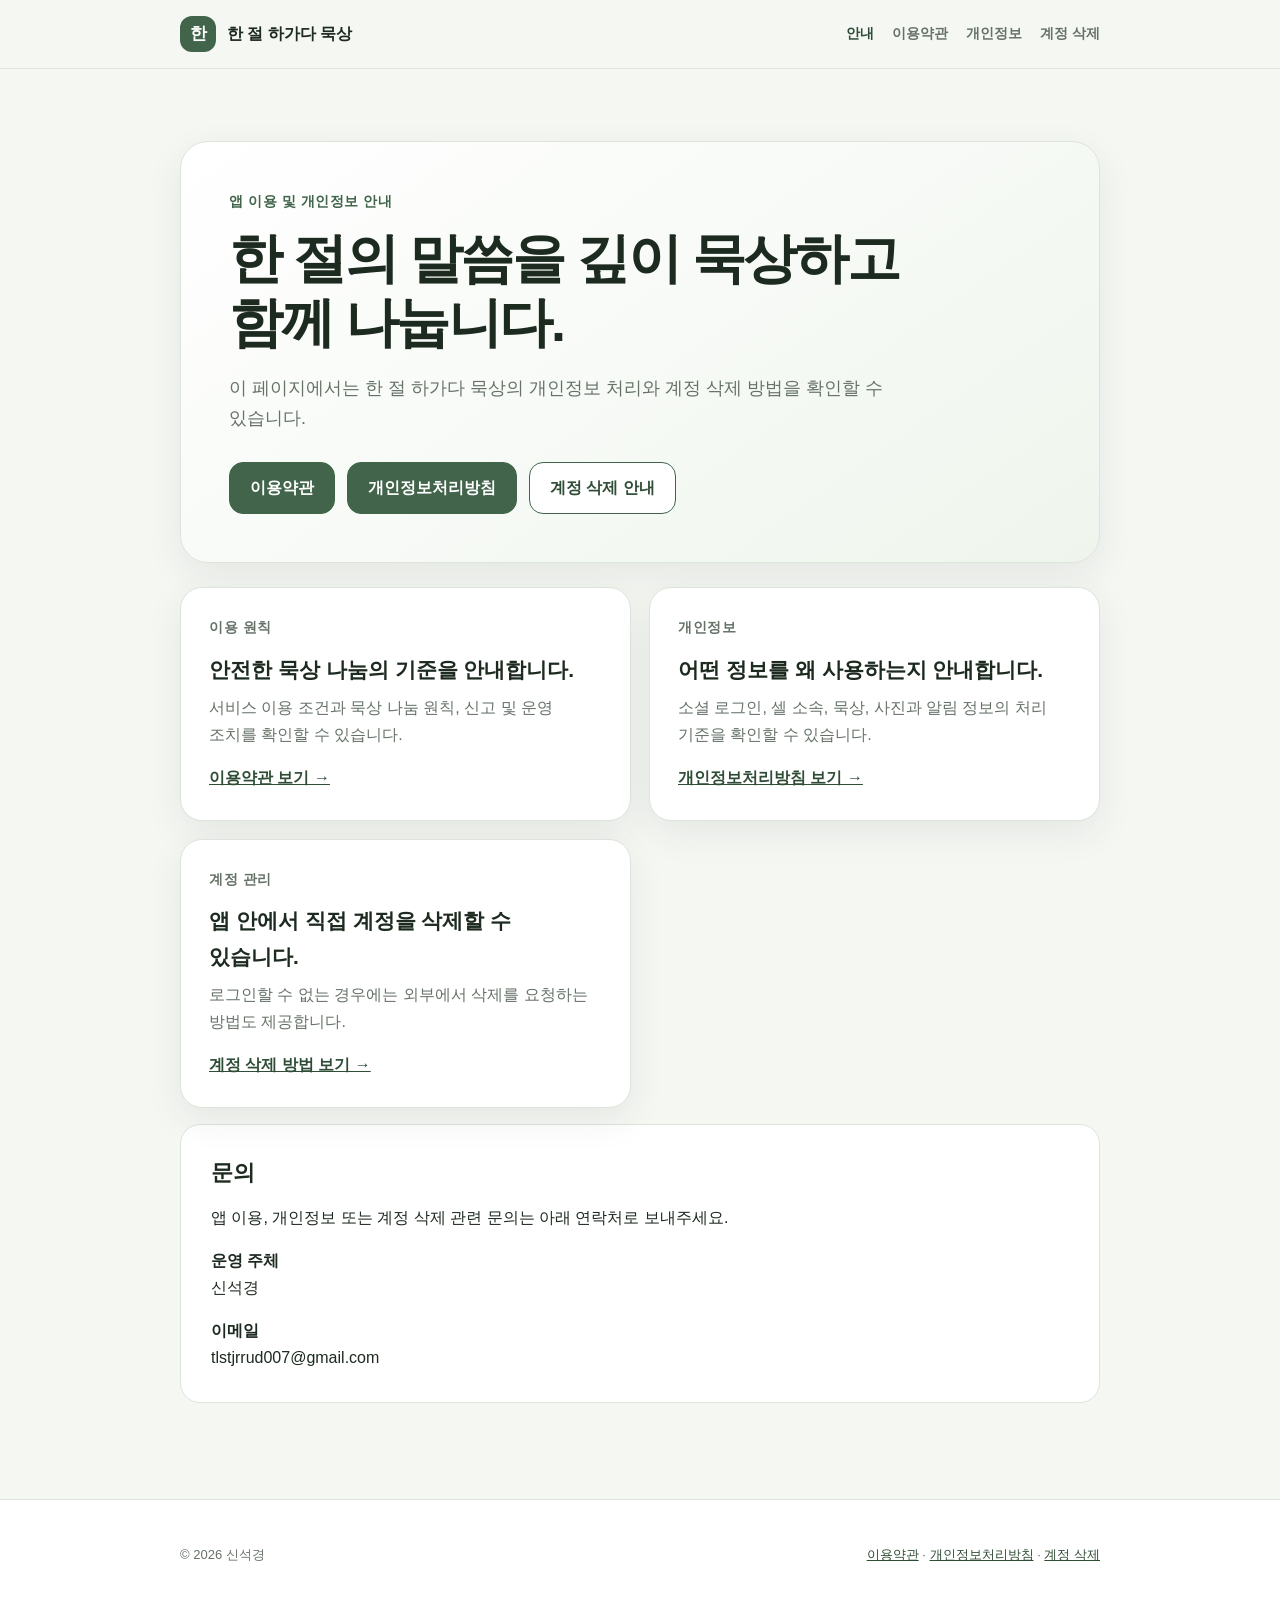
<file: index.html>
<!doctype html>
<html lang="ko">
  <head>
    <meta charset="utf-8" />
    <meta name="viewport" content="width=device-width, initial-scale=1" />
    <meta name="description" content="한 절 하가다 묵상 앱의 개인정보 및 계정 삭제 안내" />
    <title>한 절 하가다 묵상 · 이용 안내</title>
    <link rel="stylesheet" href="styles.css" />
  </head>
  <body>
    <header class="site-header">
      <div class="header-inner">
        <a class="brand" href="index.html">
          <span class="brand-mark" aria-hidden="true">한</span>
          <span data-config="appName">한 절 하가다 묵상</span>
        </a>
        <nav class="nav" aria-label="주요 메뉴">
          <a class="home-link" href="index.html" aria-current="page">안내</a>
          <a href="terms.html">이용약관</a>
          <a href="privacy.html">개인정보</a>
          <a href="account-deletion.html">계정 삭제</a>
        </nav>
      </div>
    </header>

    <main class="page">
      <section class="hero">
        <p class="eyebrow">앱 이용 및 개인정보 안내</p>
        <h1>한 절의 말씀을 깊이 묵상하고 함께 나눕니다.</h1>
        <p class="lead">이 페이지에서는 <span data-config="appName">한 절 하가다 묵상</span>의 개인정보 처리와 계정 삭제 방법을 확인할 수 있습니다.</p>
        <div class="actions">
          <a class="button" href="terms.html">이용약관</a>
          <a class="button" href="privacy.html">개인정보처리방침</a>
          <a class="button secondary" href="account-deletion.html">계정 삭제 안내</a>
        </div>
      </section>

      <div class="notice" data-setup-warning hidden>
        현재 페이지는 배포 준비 중입니다. 공개 전에 운영 주체와 연락 이메일을 입력해야 합니다.
      </div>

      <section class="grid" aria-label="주요 안내">
        <article class="card">
          <p class="eyebrow">이용 원칙</p>
          <h2>안전한 묵상 나눔의 기준을 안내합니다.</h2>
          <p>서비스 이용 조건과 묵상 나눔 원칙, 신고 및 운영 조치를 확인할 수 있습니다.</p>
          <a href="terms.html">이용약관 보기 →</a>
        </article>
        <article class="card">
          <p class="eyebrow">개인정보</p>
          <h2>어떤 정보를 왜 사용하는지 안내합니다.</h2>
          <p>소셜 로그인, 셀 소속, 묵상, 사진과 알림 정보의 처리 기준을 확인할 수 있습니다.</p>
          <a href="privacy.html">개인정보처리방침 보기 →</a>
        </article>
        <article class="card">
          <p class="eyebrow">계정 관리</p>
          <h2>앱 안에서 직접 계정을 삭제할 수 있습니다.</h2>
          <p>로그인할 수 없는 경우에는 외부에서 삭제를 요청하는 방법도 제공합니다.</p>
          <a href="account-deletion.html">계정 삭제 방법 보기 →</a>
        </article>
      </section>

      <section class="document-section">
        <h2>문의</h2>
        <p>앱 이용, 개인정보 또는 계정 삭제 관련 문의는 아래 연락처로 보내주세요.</p>
        <p><strong>운영 주체</strong><br /><span data-config="operatorName">신석경</span></p>
        <p><strong>이메일</strong><br /><span data-config="supportEmail">tlstjrrud007@gmail.com</span></p>
      </section>
    </main>

    <footer class="site-footer">
      <div class="footer-inner">
        <p>© <span data-current-year></span> <span data-config="operatorName">신석경</span></p>
        <p><a href="terms.html">이용약관</a> · <a href="privacy.html">개인정보처리방침</a> · <a href="account-deletion.html">계정 삭제</a></p>
      </div>
    </footer>
    <script src="site-config.js"></script>
    <script src="common.js"></script>
  </body>
</html>
</file>
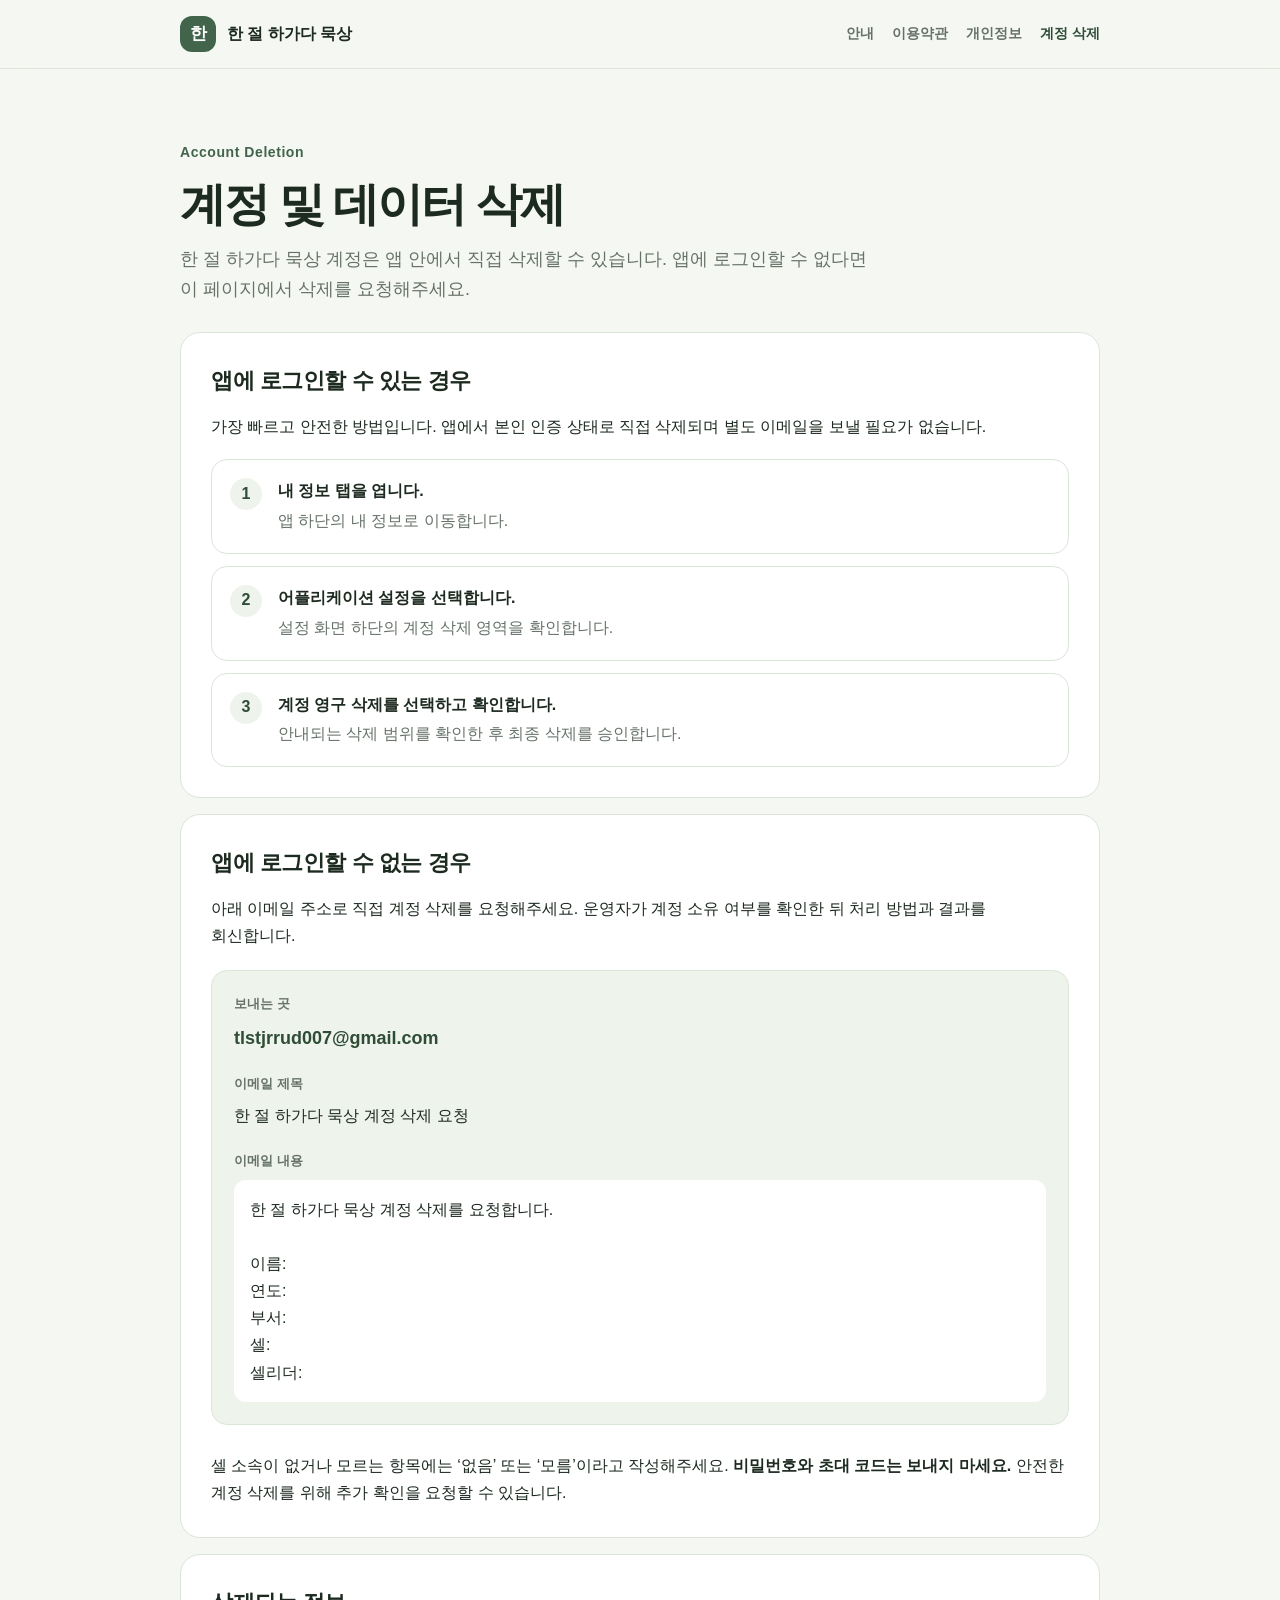
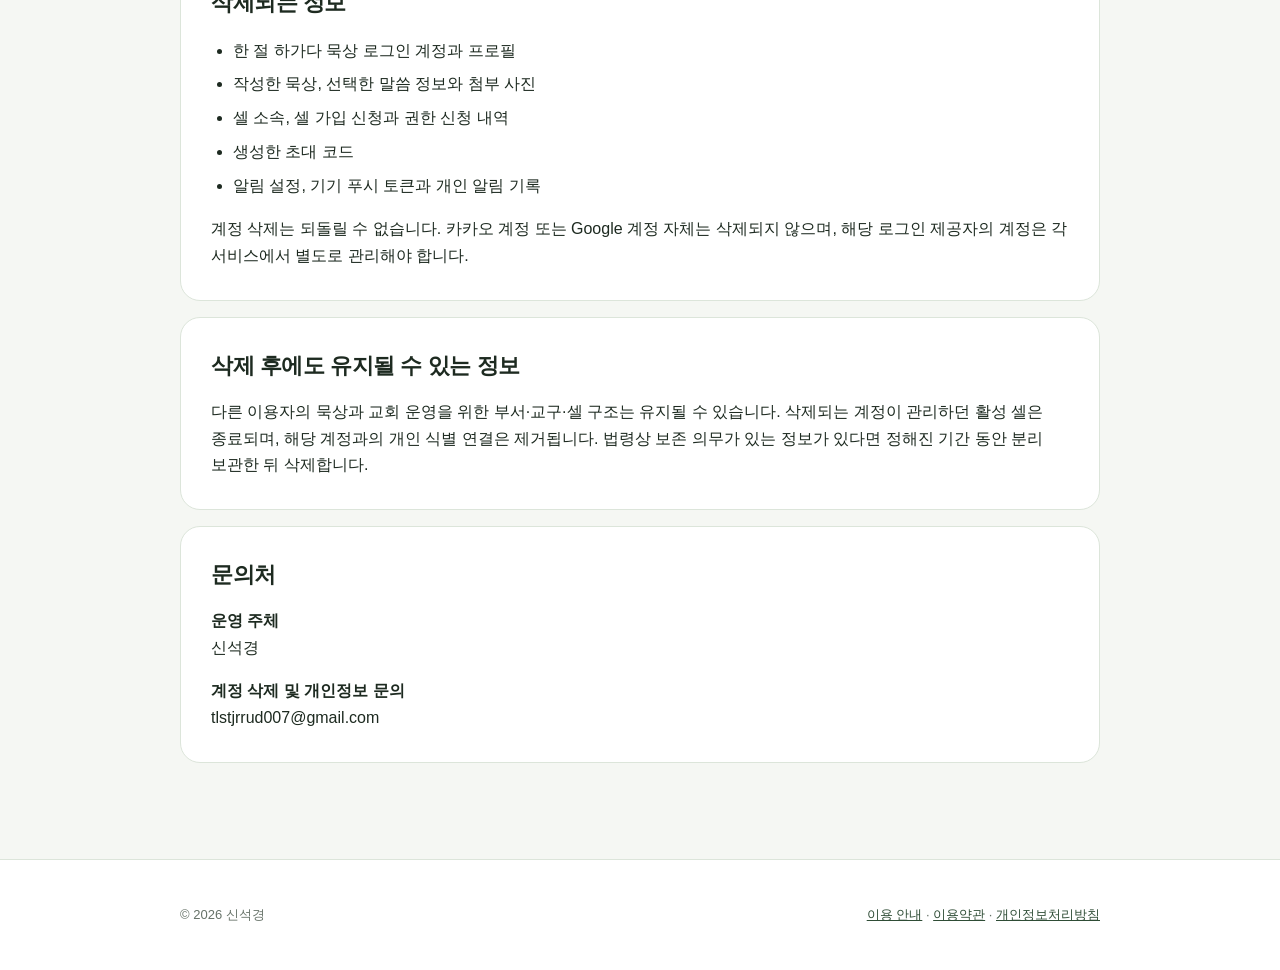
<file: account-deletion.html>
<!doctype html>
<html lang="ko">
  <head>
    <meta charset="utf-8" />
    <meta name="viewport" content="width=device-width, initial-scale=1" />
    <meta name="description" content="한 절 하가다 묵상 계정 및 데이터 삭제 요청 안내" />
    <title>계정 삭제 · 한 절 하가다 묵상</title>
    <link rel="stylesheet" href="styles.css" />
  </head>
  <body>
    <header class="site-header">
      <div class="header-inner">
        <a class="brand" href="index.html">
          <span class="brand-mark" aria-hidden="true">한</span>
          <span data-config="appName">한 절 하가다 묵상</span>
        </a>
        <nav class="nav" aria-label="주요 메뉴">
          <a class="home-link" href="index.html">안내</a>
          <a href="terms.html">이용약관</a>
          <a href="privacy.html">개인정보</a>
          <a href="account-deletion.html" aria-current="page">계정 삭제</a>
        </nav>
      </div>
    </header>

    <main class="page">
      <header class="document-header">
        <p class="eyebrow">Account Deletion</p>
        <h1 class="document-title">계정 및 데이터 삭제</h1>
        <p class="lead"><span data-config="appName">한 절 하가다 묵상</span> 계정은 앱 안에서 직접 삭제할 수 있습니다. 앱에 로그인할 수 없다면 이 페이지에서 삭제를 요청해주세요.</p>
      </header>

      <div class="notice" data-setup-warning hidden>
        현재 삭제 요청 이메일이 설정되지 않아 외부 요청 버튼이 비활성화되어 있습니다. 페이지 공개 전에 실제 연락처를 입력해야 합니다.
      </div>

      <section class="document-section">
        <h2>앱에 로그인할 수 있는 경우</h2>
        <p>가장 빠르고 안전한 방법입니다. 앱에서 본인 인증 상태로 직접 삭제되며 별도 이메일을 보낼 필요가 없습니다.</p>
        <div class="steps">
          <div class="step"><span class="step-number">1</span><div><strong>내 정보 탭을 엽니다.</strong><p>앱 하단의 내 정보로 이동합니다.</p></div></div>
          <div class="step"><span class="step-number">2</span><div><strong>어플리케이션 설정을 선택합니다.</strong><p>설정 화면 하단의 계정 삭제 영역을 확인합니다.</p></div></div>
          <div class="step"><span class="step-number">3</span><div><strong>계정 영구 삭제를 선택하고 확인합니다.</strong><p>안내되는 삭제 범위를 확인한 후 최종 삭제를 승인합니다.</p></div></div>
        </div>
      </section>

      <section class="document-section">
        <h2>앱에 로그인할 수 없는 경우</h2>
        <p>아래 이메일 주소로 직접 계정 삭제를 요청해주세요. 운영자가 계정 소유 여부를 확인한 뒤 처리 방법과 결과를 회신합니다.</p>
        <div class="request-template">
          <p class="request-template-label">보내는 곳</p>
          <p class="email-address" data-config="supportEmail">tlstjrrud007@gmail.com</p>
          <p class="request-template-label">이메일 제목</p>
          <p>한 절 하가다 묵상 계정 삭제 요청</p>
          <p class="request-template-label">이메일 내용</p>
          <pre>한 절 하가다 묵상 계정 삭제를 요청합니다.

이름:
연도:
부서:
셀:
셀리더:</pre>
        </div>
        <p>셀 소속이 없거나 모르는 항목에는 ‘없음’ 또는 ‘모름’이라고 작성해주세요. <strong>비밀번호와 초대 코드는 보내지 마세요.</strong> 안전한 계정 삭제를 위해 추가 확인을 요청할 수 있습니다.</p>
      </section>

      <section class="document-section">
        <h2>삭제되는 정보</h2>
        <ul>
          <li><span data-config="appName">한 절 하가다 묵상</span> 로그인 계정과 프로필</li>
          <li>작성한 묵상, 선택한 말씀 정보와 첨부 사진</li>
          <li>셀 소속, 셀 가입 신청과 권한 신청 내역</li>
          <li>생성한 초대 코드</li>
          <li>알림 설정, 기기 푸시 토큰과 개인 알림 기록</li>
        </ul>
        <p>계정 삭제는 되돌릴 수 없습니다. 카카오 계정 또는 Google 계정 자체는 삭제되지 않으며, 해당 로그인 제공자의 계정은 각 서비스에서 별도로 관리해야 합니다.</p>
      </section>

      <section class="document-section">
        <h2>삭제 후에도 유지될 수 있는 정보</h2>
        <p>다른 이용자의 묵상과 교회 운영을 위한 부서·교구·셀 구조는 유지될 수 있습니다. 삭제되는 계정이 관리하던 활성 셀은 종료되며, 해당 계정과의 개인 식별 연결은 제거됩니다. 법령상 보존 의무가 있는 정보가 있다면 정해진 기간 동안 분리 보관한 뒤 삭제합니다.</p>
      </section>

      <section class="document-section">
        <h2>문의처</h2>
        <p><strong>운영 주체</strong><br /><span data-config="operatorName">신석경</span></p>
        <p><strong>계정 삭제 및 개인정보 문의</strong><br /><span data-config="supportEmail">tlstjrrud007@gmail.com</span></p>
      </section>
    </main>

    <footer class="site-footer">
      <div class="footer-inner">
        <p>© <span data-current-year></span> <span data-config="operatorName">신석경</span></p>
        <p><a href="index.html">이용 안내</a> · <a href="terms.html">이용약관</a> · <a href="privacy.html">개인정보처리방침</a></p>
      </div>
    </footer>
    <script src="site-config.js"></script>
    <script src="common.js"></script>
  </body>
</html>
</file>
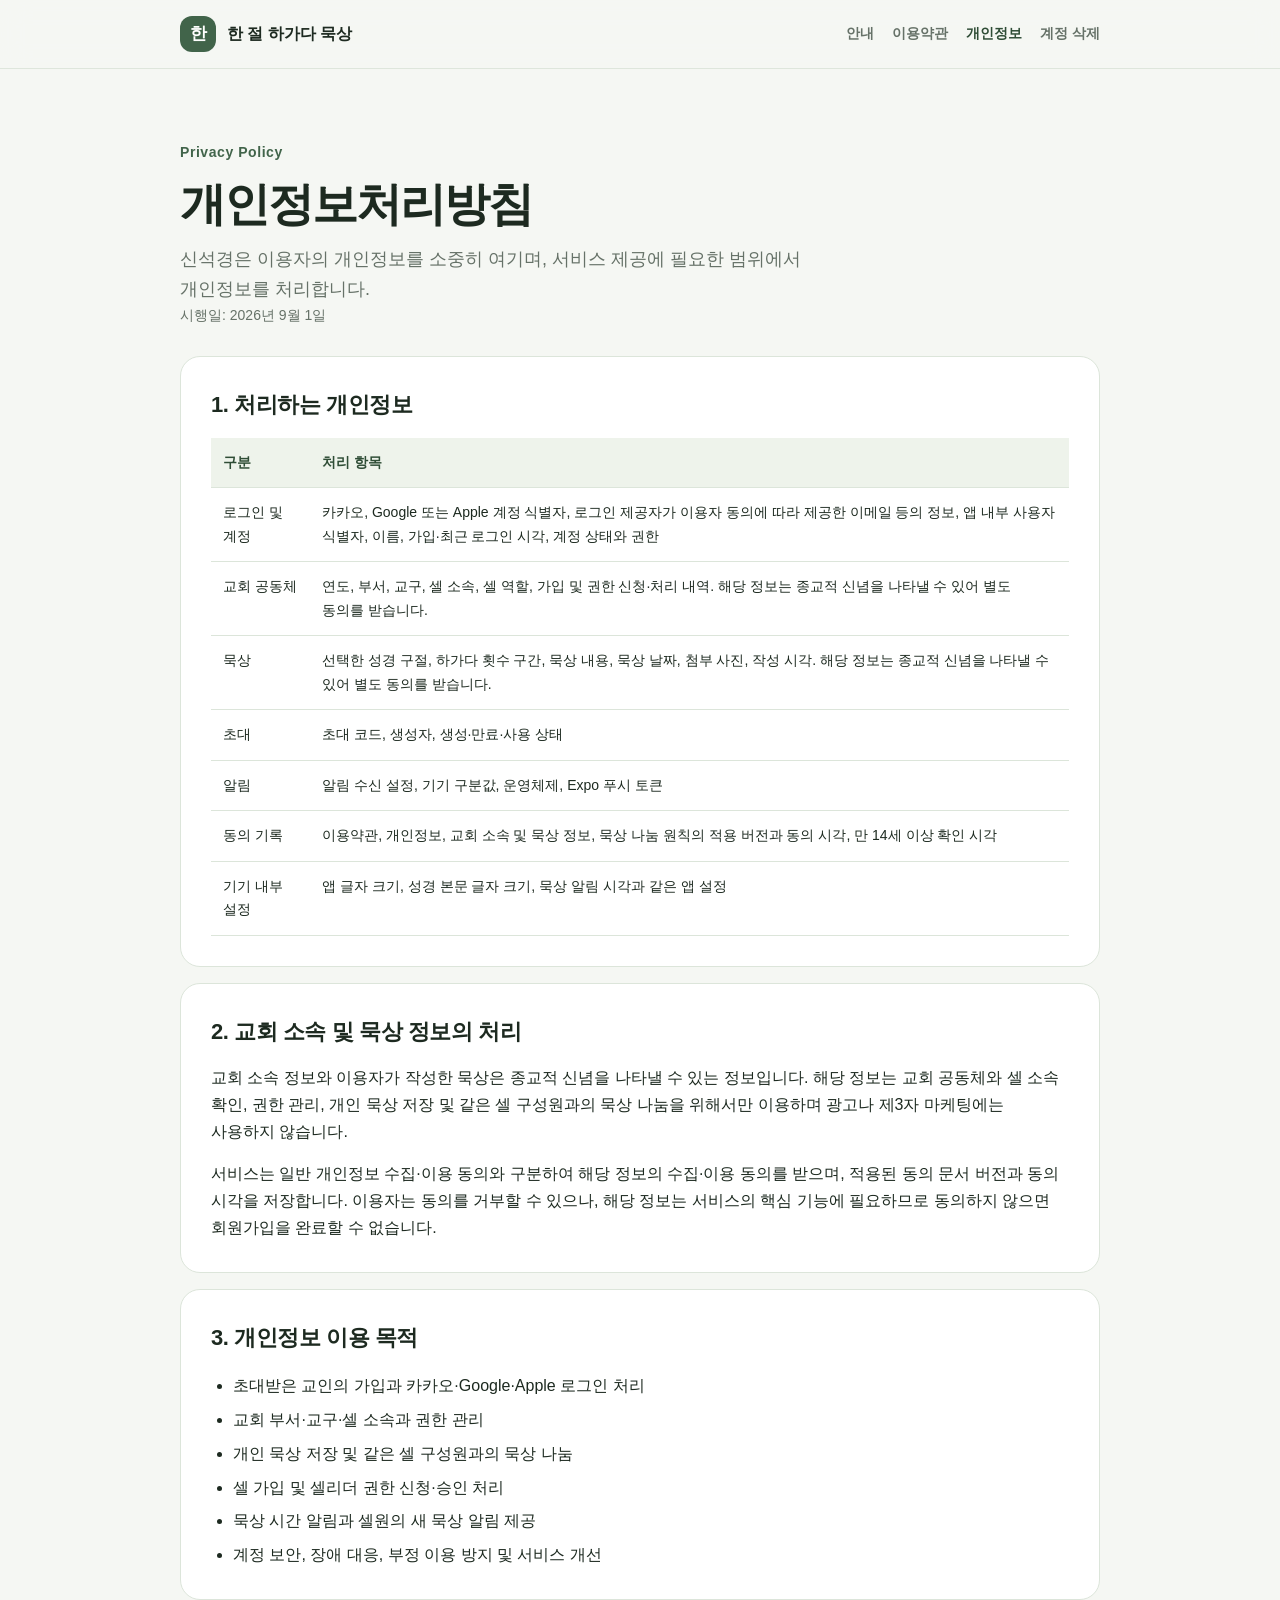
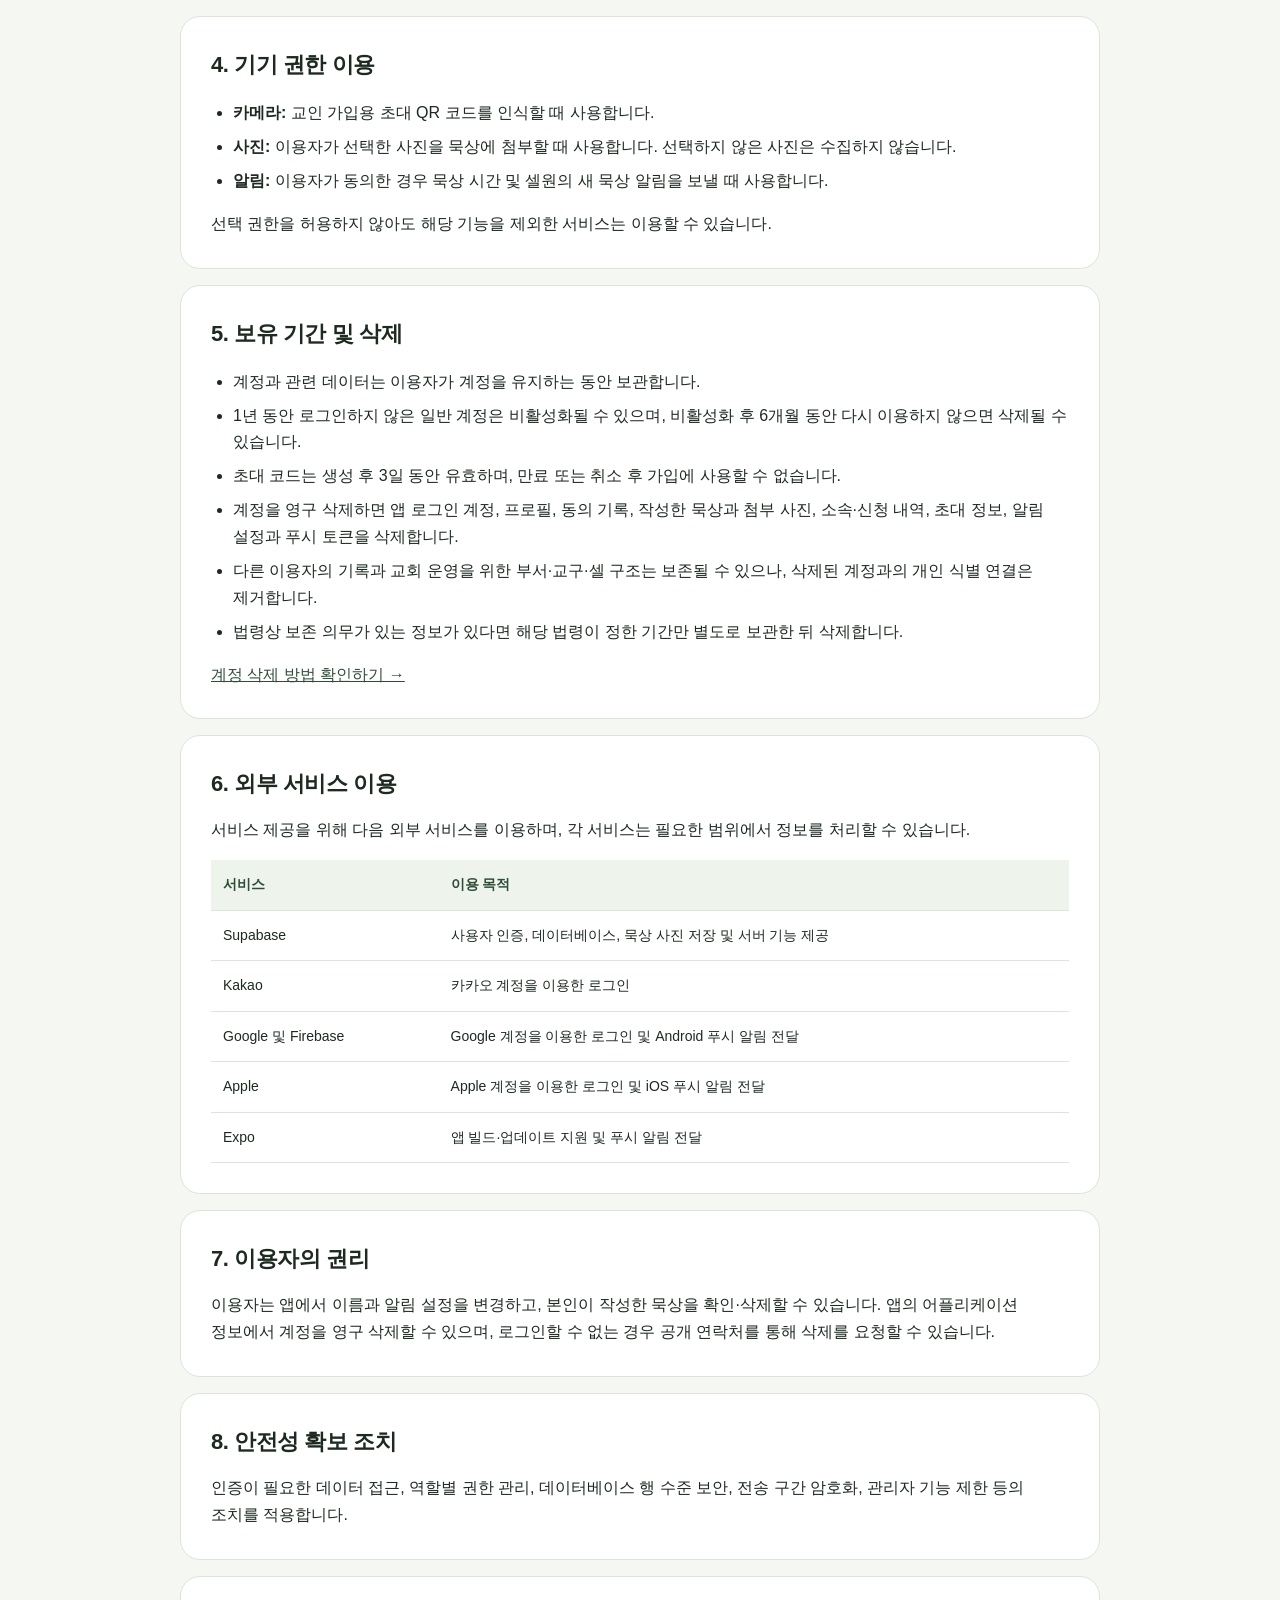
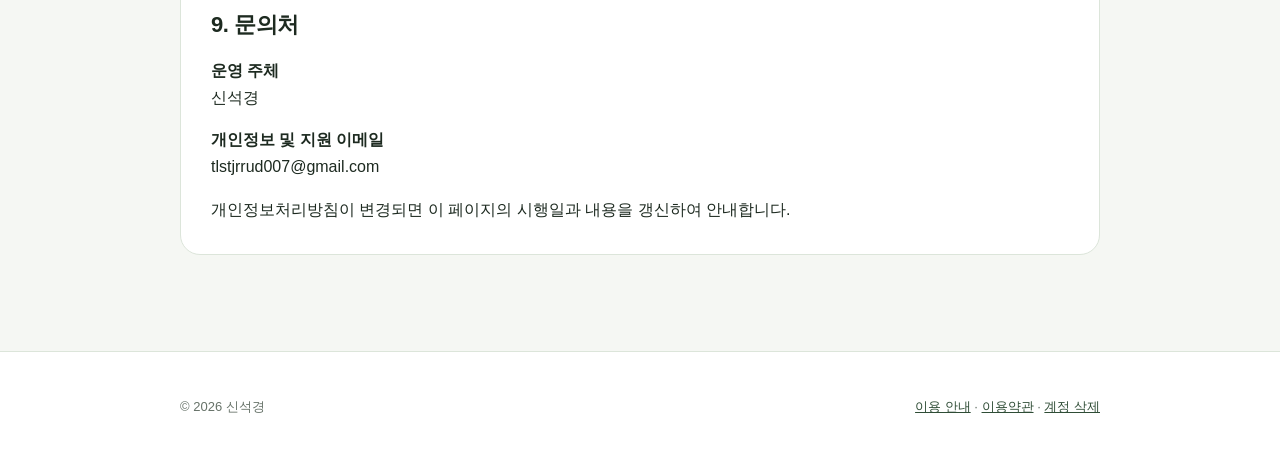
<file: privacy.html>
<!doctype html>
<html lang="ko">
  <head>
    <meta charset="utf-8" />
    <meta name="viewport" content="width=device-width, initial-scale=1" />
    <meta name="description" content="한 절 하가다 묵상 개인정보처리방침" />
    <title>개인정보처리방침 · 한 절 하가다 묵상</title>
    <link rel="stylesheet" href="styles.css" />
  </head>
  <body>
    <header class="site-header">
      <div class="header-inner">
        <a class="brand" href="index.html">
          <span class="brand-mark" aria-hidden="true">한</span>
          <span data-config="appName">한 절 하가다 묵상</span>
        </a>
        <nav class="nav" aria-label="주요 메뉴">
          <a class="home-link" href="index.html">안내</a>
          <a href="terms.html">이용약관</a>
          <a href="privacy.html" aria-current="page">개인정보</a>
          <a href="account-deletion.html">계정 삭제</a>
        </nav>
      </div>
    </header>

    <main class="page">
      <header class="document-header">
        <p class="eyebrow">Privacy Policy</p>
        <h1 class="document-title">개인정보처리방침</h1>
        <p class="lead"><span data-config="operatorName">신석경</span>은 이용자의 개인정보를 소중히 여기며, 서비스 제공에 필요한 범위에서 개인정보를 처리합니다.</p>
        <p class="meta">시행일: <span data-config="effectiveDate">2026년 9월 1일</span></p>
      </header>

      <div class="notice" data-setup-warning hidden>
        배포 전 확인: 운영 주체와 공개 연락 이메일이 아직 설정되지 않았습니다. 실제 정보로 교체한 뒤 공개해야 합니다.
      </div>

      <section class="document-section">
        <h2>1. 처리하는 개인정보</h2>
        <div class="table-wrap">
          <table>
            <thead><tr><th>구분</th><th>처리 항목</th></tr></thead>
            <tbody>
              <tr><td>로그인 및 계정</td><td>카카오, Google 또는 Apple 계정 식별자, 로그인 제공자가 이용자 동의에 따라 제공한 이메일 등의 정보, 앱 내부 사용자 식별자, 이름, 가입·최근 로그인 시각, 계정 상태와 권한</td></tr>
              <tr><td>교회 공동체</td><td>연도, 부서, 교구, 셀 소속, 셀 역할, 가입 및 권한 신청·처리 내역. 해당 정보는 종교적 신념을 나타낼 수 있어 별도 동의를 받습니다.</td></tr>
              <tr><td>묵상</td><td>선택한 성경 구절, 하가다 횟수 구간, 묵상 내용, 묵상 날짜, 첨부 사진, 작성 시각. 해당 정보는 종교적 신념을 나타낼 수 있어 별도 동의를 받습니다.</td></tr>
              <tr><td>초대</td><td>초대 코드, 생성자, 생성·만료·사용 상태</td></tr>
              <tr><td>알림</td><td>알림 수신 설정, 기기 구분값, 운영체제, Expo 푸시 토큰</td></tr>
              <tr><td>동의 기록</td><td>이용약관, 개인정보, 교회 소속 및 묵상 정보, 묵상 나눔 원칙의 적용 버전과 동의 시각, 만 14세 이상 확인 시각</td></tr>
              <tr><td>기기 내부 설정</td><td>앱 글자 크기, 성경 본문 글자 크기, 묵상 알림 시각과 같은 앱 설정</td></tr>
            </tbody>
          </table>
        </div>
      </section>

      <section class="document-section">
        <h2>2. 교회 소속 및 묵상 정보의 처리</h2>
        <p>교회 소속 정보와 이용자가 작성한 묵상은 종교적 신념을 나타낼 수 있는 정보입니다. 해당 정보는 교회 공동체와 셀 소속 확인, 권한 관리, 개인 묵상 저장 및 같은 셀 구성원과의 묵상 나눔을 위해서만 이용하며 광고나 제3자 마케팅에는 사용하지 않습니다.</p>
        <p>서비스는 일반 개인정보 수집·이용 동의와 구분하여 해당 정보의 수집·이용 동의를 받으며, 적용된 동의 문서 버전과 동의 시각을 저장합니다. 이용자는 동의를 거부할 수 있으나, 해당 정보는 서비스의 핵심 기능에 필요하므로 동의하지 않으면 회원가입을 완료할 수 없습니다.</p>
      </section>

      <section class="document-section">
        <h2>3. 개인정보 이용 목적</h2>
        <ul>
          <li>초대받은 교인의 가입과 카카오·Google·Apple 로그인 처리</li>
          <li>교회 부서·교구·셀 소속과 권한 관리</li>
          <li>개인 묵상 저장 및 같은 셀 구성원과의 묵상 나눔</li>
          <li>셀 가입 및 셀리더 권한 신청·승인 처리</li>
          <li>묵상 시간 알림과 셀원의 새 묵상 알림 제공</li>
          <li>계정 보안, 장애 대응, 부정 이용 방지 및 서비스 개선</li>
        </ul>
      </section>

      <section class="document-section">
        <h2>4. 기기 권한 이용</h2>
        <ul>
          <li><strong>카메라:</strong> 교인 가입용 초대 QR 코드를 인식할 때 사용합니다.</li>
          <li><strong>사진:</strong> 이용자가 선택한 사진을 묵상에 첨부할 때 사용합니다. 선택하지 않은 사진은 수집하지 않습니다.</li>
          <li><strong>알림:</strong> 이용자가 동의한 경우 묵상 시간 및 셀원의 새 묵상 알림을 보낼 때 사용합니다.</li>
        </ul>
        <p>선택 권한을 허용하지 않아도 해당 기능을 제외한 서비스는 이용할 수 있습니다.</p>
      </section>

      <section class="document-section">
        <h2>5. 보유 기간 및 삭제</h2>
        <ul>
          <li>계정과 관련 데이터는 이용자가 계정을 유지하는 동안 보관합니다.</li>
          <li>1년 동안 로그인하지 않은 일반 계정은 비활성화될 수 있으며, 비활성화 후 6개월 동안 다시 이용하지 않으면 삭제될 수 있습니다.</li>
          <li>초대 코드는 생성 후 3일 동안 유효하며, 만료 또는 취소 후 가입에 사용할 수 없습니다.</li>
          <li>계정을 영구 삭제하면 앱 로그인 계정, 프로필, 동의 기록, 작성한 묵상과 첨부 사진, 소속·신청 내역, 초대 정보, 알림 설정과 푸시 토큰을 삭제합니다.</li>
          <li>다른 이용자의 기록과 교회 운영을 위한 부서·교구·셀 구조는 보존될 수 있으나, 삭제된 계정과의 개인 식별 연결은 제거합니다.</li>
          <li>법령상 보존 의무가 있는 정보가 있다면 해당 법령이 정한 기간만 별도로 보관한 뒤 삭제합니다.</li>
        </ul>
        <p><a href="account-deletion.html">계정 삭제 방법 확인하기 →</a></p>
      </section>

      <section class="document-section">
        <h2>6. 외부 서비스 이용</h2>
        <p>서비스 제공을 위해 다음 외부 서비스를 이용하며, 각 서비스는 필요한 범위에서 정보를 처리할 수 있습니다.</p>
        <div class="table-wrap">
          <table>
            <thead><tr><th>서비스</th><th>이용 목적</th></tr></thead>
            <tbody>
              <tr><td>Supabase</td><td>사용자 인증, 데이터베이스, 묵상 사진 저장 및 서버 기능 제공</td></tr>
              <tr><td>Kakao</td><td>카카오 계정을 이용한 로그인</td></tr>
              <tr><td>Google 및 Firebase</td><td>Google 계정을 이용한 로그인 및 Android 푸시 알림 전달</td></tr>
              <tr><td>Apple</td><td>Apple 계정을 이용한 로그인 및 iOS 푸시 알림 전달</td></tr>
              <tr><td>Expo</td><td>앱 빌드·업데이트 지원 및 푸시 알림 전달</td></tr>
            </tbody>
          </table>
        </div>
      </section>

      <section class="document-section">
        <h2>7. 이용자의 권리</h2>
        <p>이용자는 앱에서 이름과 알림 설정을 변경하고, 본인이 작성한 묵상을 확인·삭제할 수 있습니다. 앱의 어플리케이션 정보에서 계정을 영구 삭제할 수 있으며, 로그인할 수 없는 경우 공개 연락처를 통해 삭제를 요청할 수 있습니다.</p>
      </section>

      <section class="document-section">
        <h2>8. 안전성 확보 조치</h2>
        <p>인증이 필요한 데이터 접근, 역할별 권한 관리, 데이터베이스 행 수준 보안, 전송 구간 암호화, 관리자 기능 제한 등의 조치를 적용합니다.</p>
      </section>

      <section class="document-section">
        <h2>9. 문의처</h2>
        <p><strong>운영 주체</strong><br /><span data-config="operatorName">신석경</span></p>
        <p><strong>개인정보 및 지원 이메일</strong><br /><span data-config="supportEmail">tlstjrrud007@gmail.com</span></p>
        <p>개인정보처리방침이 변경되면 이 페이지의 시행일과 내용을 갱신하여 안내합니다.</p>
      </section>
    </main>

    <footer class="site-footer">
      <div class="footer-inner">
        <p>© <span data-current-year></span> <span data-config="operatorName">신석경</span></p>
        <p><a href="index.html">이용 안내</a> · <a href="terms.html">이용약관</a> · <a href="account-deletion.html">계정 삭제</a></p>
      </div>
    </footer>
    <script src="site-config.js"></script>
    <script src="common.js"></script>
  </body>
</html>
</file>
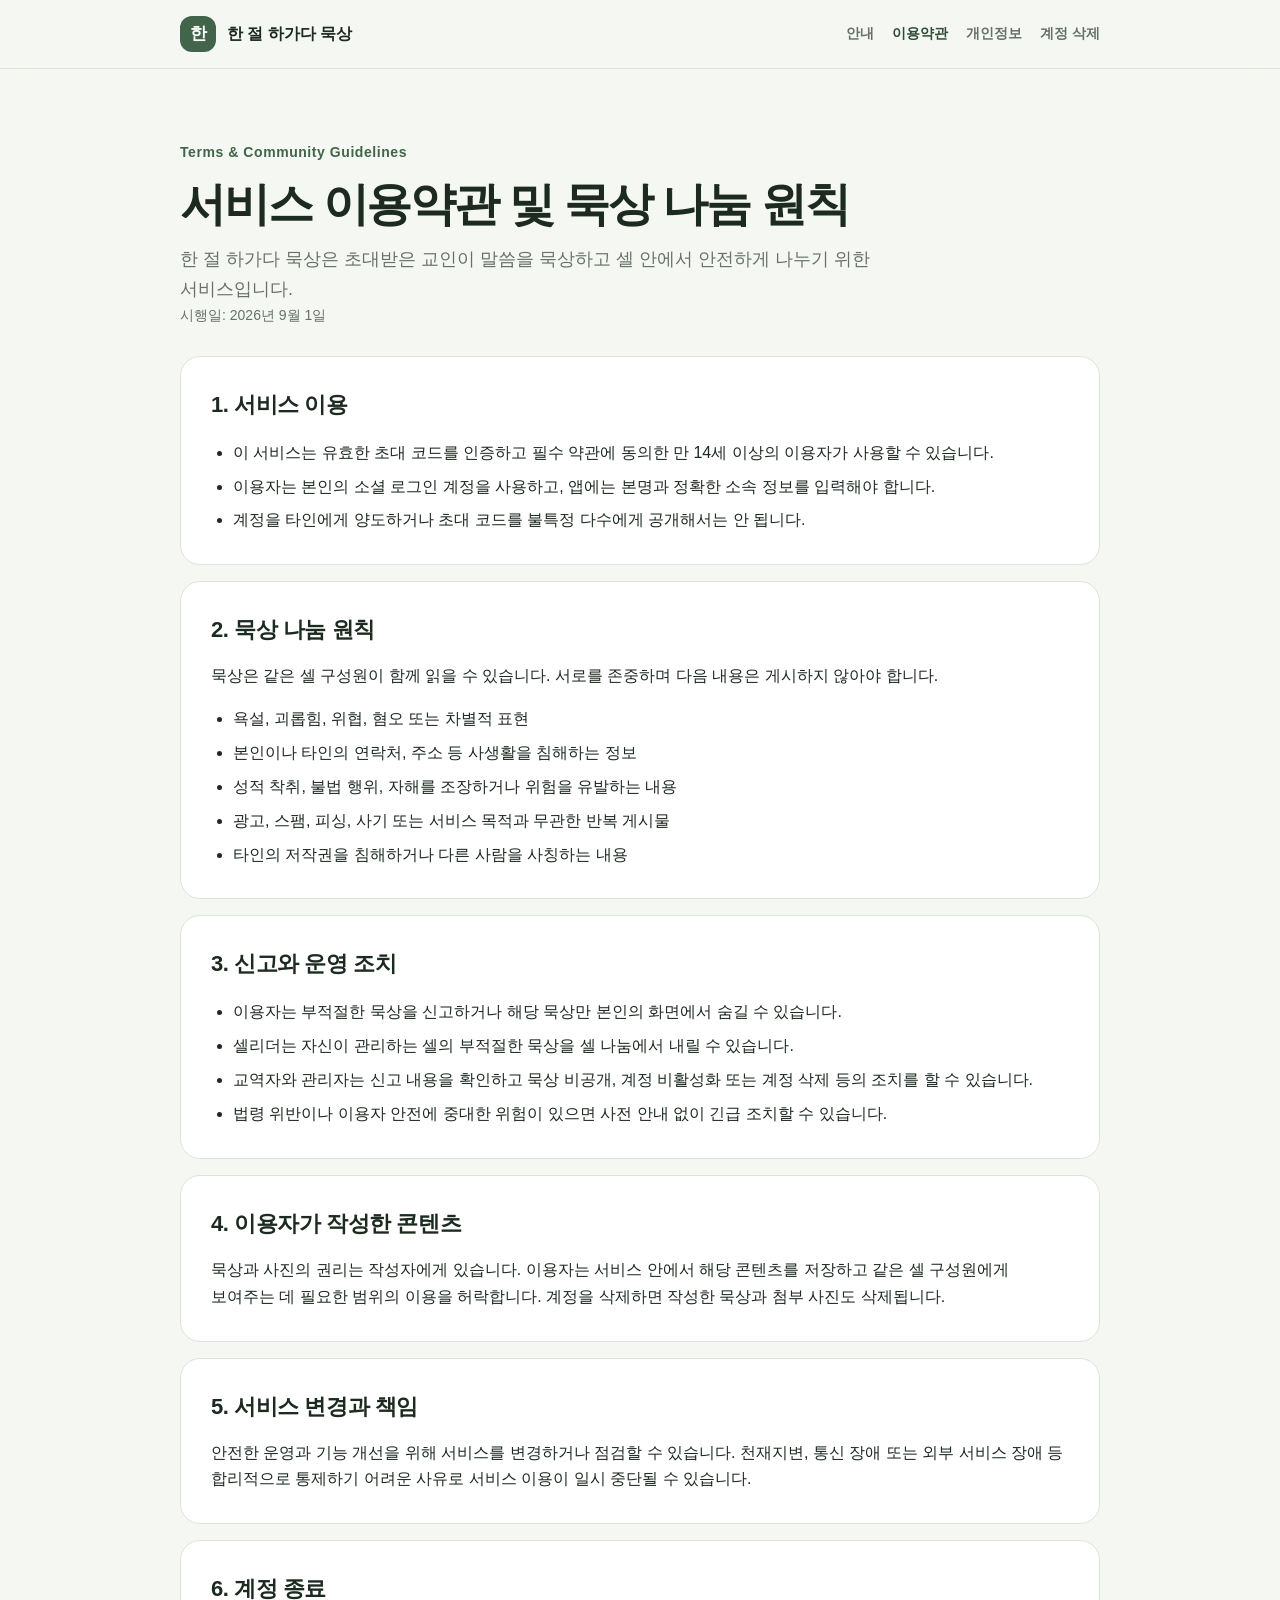
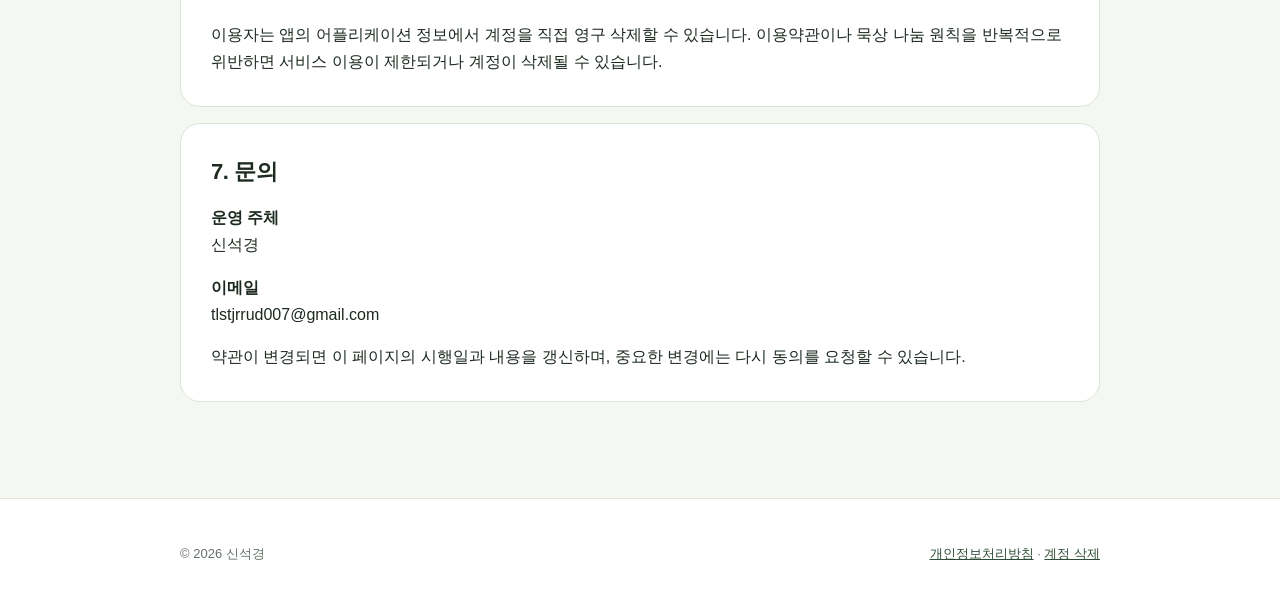
<file: terms.html>
<!doctype html>
<html lang="ko">
  <head>
    <meta charset="utf-8" />
    <meta name="viewport" content="width=device-width, initial-scale=1" />
    <meta name="description" content="한 절 하가다 묵상 서비스 이용약관 및 묵상 나눔 원칙" />
    <title>이용약관 및 묵상 나눔 원칙 · 한 절 하가다 묵상</title>
    <link rel="stylesheet" href="styles.css" />
  </head>
  <body>
    <header class="site-header">
      <div class="header-inner">
        <a class="brand" href="index.html">
          <span class="brand-mark" aria-hidden="true">한</span>
          <span data-config="appName">한 절 하가다 묵상</span>
        </a>
        <nav class="nav" aria-label="주요 메뉴">
          <a class="home-link" href="index.html">안내</a>
          <a href="terms.html" aria-current="page">이용약관</a>
          <a href="privacy.html">개인정보</a>
          <a href="account-deletion.html">계정 삭제</a>
        </nav>
      </div>
    </header>

    <main class="page">
      <header class="document-header">
        <p class="eyebrow">Terms &amp; Community Guidelines</p>
        <h1 class="document-title">서비스 이용약관 및 묵상 나눔 원칙</h1>
        <p class="lead"><span data-config="appName">한 절 하가다 묵상</span>은 초대받은 교인이 말씀을 묵상하고 셀 안에서 안전하게 나누기 위한 서비스입니다.</p>
        <p class="meta">시행일: <span data-config="effectiveDate">2026년 9월 1일</span></p>
      </header>

      <section class="document-section">
        <h2>1. 서비스 이용</h2>
        <ul>
          <li>이 서비스는 유효한 초대 코드를 인증하고 필수 약관에 동의한 만 14세 이상의 이용자가 사용할 수 있습니다.</li>
          <li>이용자는 본인의 소셜 로그인 계정을 사용하고, 앱에는 본명과 정확한 소속 정보를 입력해야 합니다.</li>
          <li>계정을 타인에게 양도하거나 초대 코드를 불특정 다수에게 공개해서는 안 됩니다.</li>
        </ul>
      </section>

      <section class="document-section">
        <h2>2. 묵상 나눔 원칙</h2>
        <p>묵상은 같은 셀 구성원이 함께 읽을 수 있습니다. 서로를 존중하며 다음 내용은 게시하지 않아야 합니다.</p>
        <ul>
          <li>욕설, 괴롭힘, 위협, 혐오 또는 차별적 표현</li>
          <li>본인이나 타인의 연락처, 주소 등 사생활을 침해하는 정보</li>
          <li>성적 착취, 불법 행위, 자해를 조장하거나 위험을 유발하는 내용</li>
          <li>광고, 스팸, 피싱, 사기 또는 서비스 목적과 무관한 반복 게시물</li>
          <li>타인의 저작권을 침해하거나 다른 사람을 사칭하는 내용</li>
        </ul>
      </section>

      <section class="document-section">
        <h2>3. 신고와 운영 조치</h2>
        <ul>
          <li>이용자는 부적절한 묵상을 신고하거나 해당 묵상만 본인의 화면에서 숨길 수 있습니다.</li>
          <li>셀리더는 자신이 관리하는 셀의 부적절한 묵상을 셀 나눔에서 내릴 수 있습니다.</li>
          <li>교역자와 관리자는 신고 내용을 확인하고 묵상 비공개, 계정 비활성화 또는 계정 삭제 등의 조치를 할 수 있습니다.</li>
          <li>법령 위반이나 이용자 안전에 중대한 위험이 있으면 사전 안내 없이 긴급 조치할 수 있습니다.</li>
        </ul>
      </section>

      <section class="document-section">
        <h2>4. 이용자가 작성한 콘텐츠</h2>
        <p>묵상과 사진의 권리는 작성자에게 있습니다. 이용자는 서비스 안에서 해당 콘텐츠를 저장하고 같은 셀 구성원에게 보여주는 데 필요한 범위의 이용을 허락합니다. 계정을 삭제하면 작성한 묵상과 첨부 사진도 삭제됩니다.</p>
      </section>

      <section class="document-section">
        <h2>5. 서비스 변경과 책임</h2>
        <p>안전한 운영과 기능 개선을 위해 서비스를 변경하거나 점검할 수 있습니다. 천재지변, 통신 장애 또는 외부 서비스 장애 등 합리적으로 통제하기 어려운 사유로 서비스 이용이 일시 중단될 수 있습니다.</p>
      </section>

      <section class="document-section">
        <h2>6. 계정 종료</h2>
        <p>이용자는 앱의 어플리케이션 정보에서 계정을 직접 영구 삭제할 수 있습니다. 이용약관이나 묵상 나눔 원칙을 반복적으로 위반하면 서비스 이용이 제한되거나 계정이 삭제될 수 있습니다.</p>
      </section>

      <section class="document-section">
        <h2>7. 문의</h2>
        <p><strong>운영 주체</strong><br /><span data-config="operatorName">신석경</span></p>
        <p><strong>이메일</strong><br /><span data-config="supportEmail">tlstjrrud007@gmail.com</span></p>
        <p>약관이 변경되면 이 페이지의 시행일과 내용을 갱신하며, 중요한 변경에는 다시 동의를 요청할 수 있습니다.</p>
      </section>
    </main>

    <footer class="site-footer">
      <div class="footer-inner">
        <p>© <span data-current-year></span> <span data-config="operatorName">신석경</span></p>
        <p><a href="privacy.html">개인정보처리방침</a> · <a href="account-deletion.html">계정 삭제</a></p>
      </div>
    </footer>
    <script src="site-config.js"></script>
    <script src="common.js"></script>
  </body>
</html>
</file>
<file: styles.css>
:root {
  color-scheme: light;
  --background: #f5f7f3;
  --surface: #ffffff;
  --surface-muted: #eef3eb;
  --text: #1d2a20;
  --text-muted: #667268;
  --primary: #41644a;
  --primary-dark: #2f4d36;
  --border: #dce5da;
  --danger: #a23c3c;
  --warning-bg: #fff7df;
  --warning-border: #ead49a;
  --shadow: 0 12px 36px rgba(30, 48, 34, 0.08);
}

* {
  box-sizing: border-box;
}

html {
  scroll-behavior: smooth;
}

body {
  margin: 0;
  background: var(--background);
  color: var(--text);
  font-family: -apple-system, BlinkMacSystemFont, "Apple SD Gothic Neo", "Noto Sans KR", "Segoe UI", sans-serif;
  font-size: 16px;
  line-height: 1.68;
  word-break: keep-all;
}

a {
  color: var(--primary-dark);
}

.site-header {
  position: sticky;
  top: 0;
  z-index: 10;
  border-bottom: 1px solid rgba(220, 229, 218, 0.9);
  background: rgba(245, 247, 243, 0.92);
  backdrop-filter: blur(14px);
}

.header-inner,
.page,
.footer-inner {
  width: min(100% - 40px, 920px);
  margin: 0 auto;
}

.header-inner {
  min-height: 68px;
  display: flex;
  align-items: center;
  justify-content: space-between;
  gap: 24px;
}

.brand {
  display: inline-flex;
  align-items: center;
  gap: 11px;
  color: var(--text);
  font-weight: 800;
  text-decoration: none;
}

.brand-mark {
  display: grid;
  width: 36px;
  height: 36px;
  place-items: center;
  border-radius: 12px;
  background: var(--primary);
  color: #ffffff;
  font-family: Georgia, serif;
  font-size: 17px;
}

.nav {
  display: flex;
  gap: 18px;
  font-size: 14px;
}

.nav a {
  color: var(--text-muted);
  font-weight: 700;
  text-decoration: none;
}

.nav a:hover,
.nav a[aria-current="page"] {
  color: var(--primary-dark);
}

.page {
  padding: 72px 0 96px;
}

.hero {
  padding: 48px;
  border: 1px solid var(--border);
  border-radius: 28px;
  background: linear-gradient(145deg, #ffffff 0%, #eff5ed 100%);
  box-shadow: var(--shadow);
}

.eyebrow {
  margin: 0 0 12px;
  color: var(--primary);
  font-size: 14px;
  font-weight: 800;
  letter-spacing: 0.04em;
}

h1,
h2,
h3,
p {
  margin-top: 0;
}

h1 {
  max-width: 720px;
  margin-bottom: 18px;
  font-size: clamp(34px, 6vw, 54px);
  line-height: 1.2;
  letter-spacing: -0.045em;
}

.document-title {
  margin-bottom: 12px;
  font-size: clamp(32px, 5vw, 46px);
}

.lead {
  max-width: 700px;
  margin-bottom: 0;
  color: var(--text-muted);
  font-size: 18px;
}

.actions {
  display: flex;
  flex-wrap: wrap;
  gap: 12px;
  margin-top: 28px;
}

.button {
  display: inline-flex;
  min-height: 48px;
  align-items: center;
  justify-content: center;
  padding: 12px 20px;
  border: 1px solid var(--primary);
  border-radius: 14px;
  background: var(--primary);
  color: #ffffff;
  font-weight: 800;
  text-decoration: none;
}

.button.secondary {
  background: #ffffff;
  color: var(--primary-dark);
}

.button.danger {
  border-color: var(--danger);
  background: var(--danger);
}

.button.is-disabled {
  border-color: #b7bdb8;
  background: #b7bdb8;
  cursor: not-allowed;
}

.grid {
  display: grid;
  grid-template-columns: repeat(2, minmax(0, 1fr));
  gap: 18px;
  margin-top: 24px;
}

.card,
.document-section,
.step {
  border: 1px solid var(--border);
  background: var(--surface);
}

.card {
  min-height: 210px;
  padding: 28px;
  border-radius: 22px;
  box-shadow: var(--shadow);
}

.card h2 {
  margin-bottom: 8px;
  font-size: 21px;
}

.card p {
  color: var(--text-muted);
}

.card a {
  font-weight: 800;
}

.document-header {
  margin-bottom: 28px;
}

.meta {
  color: var(--text-muted);
  font-size: 14px;
}

.document-section {
  margin-top: 16px;
  padding: 30px;
  border-radius: 20px;
}

.document-section h2 {
  margin-bottom: 14px;
  font-size: 22px;
  letter-spacing: -0.02em;
}

.document-section h3 {
  margin: 24px 0 8px;
  font-size: 17px;
}

.document-section p:last-child,
.document-section ul:last-child {
  margin-bottom: 0;
}

ul,
ol {
  padding-left: 22px;
}

li + li {
  margin-top: 7px;
}

.table-wrap {
  overflow-x: auto;
}

table {
  width: 100%;
  border-collapse: collapse;
  font-size: 14px;
}

th,
td {
  padding: 13px 12px;
  border-bottom: 1px solid var(--border);
  text-align: left;
  vertical-align: top;
}

th {
  background: var(--surface-muted);
  color: var(--primary-dark);
}

.notice {
  margin: 20px 0;
  padding: 16px 18px;
  border: 1px solid var(--warning-border);
  border-radius: 14px;
  background: var(--warning-bg);
  color: #674f12;
  font-size: 14px;
}

.steps {
  display: grid;
  gap: 12px;
  margin: 18px 0 0;
}

.step {
  display: grid;
  grid-template-columns: 36px 1fr;
  gap: 12px;
  padding: 18px;
  border-radius: 16px;
}

.step-number {
  display: grid;
  width: 32px;
  height: 32px;
  place-items: center;
  border-radius: 50%;
  background: var(--surface-muted);
  color: var(--primary-dark);
  font-weight: 900;
}

.step strong,
.step p {
  display: block;
}

.step p {
  margin: 3px 0 0;
  color: var(--text-muted);
}

.request-template {
  margin: 20px 0 28px;
  padding: 22px;
  border: 1px solid var(--border);
  border-radius: 16px;
  background: var(--surface-muted);
}

.request-template p {
  margin-bottom: 8px;
}

.request-template-label {
  margin-top: 20px;
  color: var(--text-muted);
  font-size: 13px;
  font-weight: 800;
}

.request-template-label:first-child {
  margin-top: 0;
}

.email-address {
  color: var(--primary-dark);
  font-size: 18px;
  font-weight: 900;
  word-break: break-all;
}

.request-template pre {
  margin: 0;
  padding: 16px;
  overflow-x: auto;
  border-radius: 12px;
  background: #ffffff;
  color: var(--text);
  font: inherit;
  line-height: 1.7;
  white-space: pre-wrap;
  word-break: keep-all;
}

.site-footer {
  border-top: 1px solid var(--border);
  background: var(--surface);
}

.footer-inner {
  display: flex;
  min-height: 110px;
  align-items: center;
  justify-content: space-between;
  gap: 20px;
  color: var(--text-muted);
  font-size: 13px;
}

.footer-inner p {
  margin: 0;
}

@media (max-width: 700px) {
  .header-inner,
  .page,
  .footer-inner {
    width: min(100% - 28px, 920px);
  }

  .header-inner {
    min-height: 62px;
  }

  .brand {
    font-size: 14px;
  }

  .brand-mark {
    width: 32px;
    height: 32px;
    border-radius: 10px;
  }

  .nav {
    gap: 12px;
    font-size: 13px;
  }

  .nav .home-link {
    display: none;
  }

  .page {
    padding: 42px 0 68px;
  }

  .hero {
    padding: 30px 24px;
    border-radius: 22px;
  }

  .lead {
    font-size: 16px;
  }

  .grid {
    grid-template-columns: 1fr;
  }

  .card,
  .document-section {
    padding: 23px 20px;
  }

  .card {
    min-height: 0;
  }

  .button {
    width: 100%;
  }

  .footer-inner {
    min-height: 130px;
    align-items: flex-start;
    flex-direction: column;
    justify-content: center;
    gap: 4px;
  }
}
</file>
